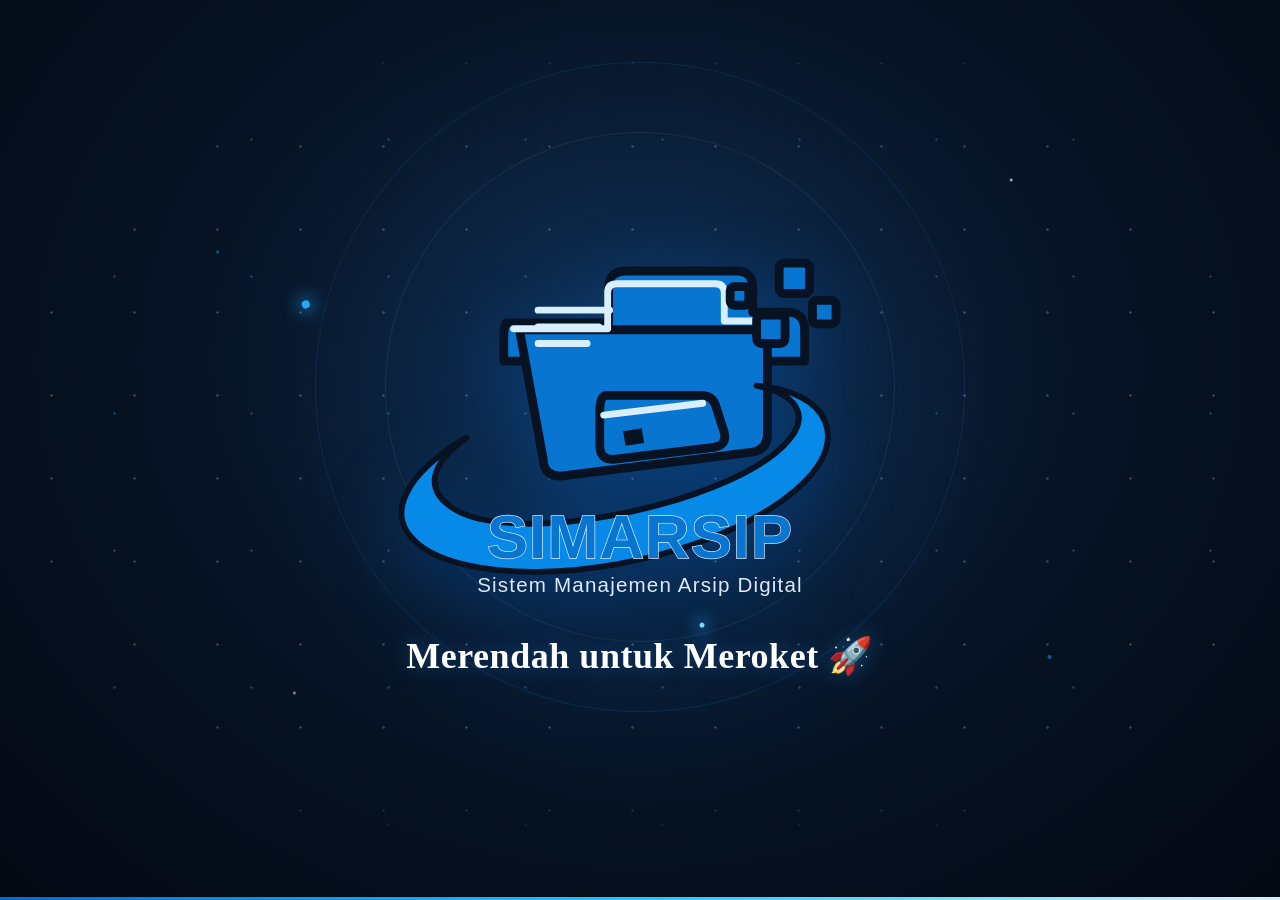
<file: index.html>
<!DOCTYPE html>
<html lang="id">
<head>
  <meta charset="UTF-8">
  <meta name="viewport" content="width=device-width, initial-scale=1.0">
  <title>SIMARSIP — Portal Siswa</title>
  <link rel="stylesheet" href="css/style.css">
  <script src="js/intro.js" defer></script>
</head>
<body class="landing-page">
  <section class="intro-screen" id="introScreen" aria-label="Pembuka SIMARSIP" aria-hidden="false">
    <div class="intro-stars" aria-hidden="true"></div>
    <div class="intro-orbit intro-orbit-one" aria-hidden="true"></div>
    <div class="intro-orbit intro-orbit-two" aria-hidden="true"></div>
    <div class="intro-content">
      <svg class="intro-logo" viewBox="0 0 500 420" width="500" height="420" role="img" aria-label="SIMARSIP — Sistem Manajemen Arsip Digital" xmlns="http://www.w3.org/2000/svg"><g stroke="#071222" stroke-width="9" stroke-linejoin="round"><path fill="#0875d1" d="M114 104h104V68q0-17 18-17h112q17 0 17 17v25h35q18 0 18 18v32H111v-20q0-19 3-19z"/><path fill="#0875d1" d="M127 111h239q14 0 14 15v91q0 17-17 19l-192 24q-19 2-20-18z"/><path fill="#0875d1" d="M216 178h96q13 0 16 13l8 25q3 13-11 15l-100 12q-16 2-16-14v-35q0-16 7-16z"/><path fill="none" stroke="#d9efff" stroke-width="7" d="M121 110h96V73q0-9 10-9h100q9 0 9 10v28h31M146 91h73m-73 17h62m-62 17h50M213 198l101-12" stroke-linecap="round"/><path fill="none" stroke="#071222" stroke-width="15" d="M234 222l19-3"/><path fill="#0789e8" stroke-width="6" d="M73 221c-39 28-42 54-14 72 47 31 188 14 283-29 48-22 76-49 69-70-4-12-19-21-42-26 35 3 62 16 70 37 16 42-41 91-126 122-109 40-242 42-290 2-34-28-14-70 50-108z"/><rect fill="#0875d1" x="392" y="43" width="31" height="31" rx="5"/><rect fill="#0875d1" x="426" y="81" width="24" height="24" rx="4"/><rect fill="#0875d1" x="369" y="96" width="29" height="29" rx="5"/><rect fill="#0875d1" x="342" y="67" width="19" height="19" rx="4"/></g><text x="250" y="344" text-anchor="middle" fill="#0875d1" stroke="#d9efff" stroke-width="1.4" paint-order="stroke" font-family="Arial,sans-serif" font-size="63" font-weight="900" letter-spacing="1">SIMARSIP</text><text x="250" y="379" text-anchor="middle" fill="#dce9f8" font-family="Arial,sans-serif" font-size="21" letter-spacing="1.2">Sistem Manajemen Arsip Digital</text></svg>
      <div class="intro-copy">
        <p class="intro-tagline">Merendah untuk Meroket <span aria-hidden="true">🚀</span></p>
      </div>
    </div>
    <div class="intro-progress" aria-hidden="true"><span></span></div>
  </section>
  <div class="ambient ambient-one"></div>
  <div class="ambient ambient-two"></div>
  <div class="ambient ambient-one"></div>
  <div class="ambient ambient-two"></div>
  <main class="portal portal-student-only">
    <section class="portal-head reveal">
      <div class="brand-orb"><svg class="brand-logo-mark" viewBox="0 0 500 420" width="500" height="420" role="img" aria-label="Logo SIMARSIP" xmlns="http://www.w3.org/2000/svg"><path fill="#0875d1" stroke="#071222" stroke-width="9" d="M114 104h104V68q0-17 18-17h112q17 0 17 17v25h35q18 0 18 18v32H111v-20q0-19 3-19zM127 111h239q14 0 14 15v91q0 17-17 19l-192 24q-19 2-20-18z"/><path fill="none" stroke="#d9efff" stroke-width="8" stroke-linecap="round" d="M121 110h96V73q0-9 10-9h100q9 0 9 10v28h31M146 91h73m-73 17h62m-62 17h50"/><path fill="none" stroke="#0789e8" stroke-width="17" d="M73 221c-39 28-42 54-14 72 47 31 188 14 283-29 48-22 76-49 69-70-4-12-19-21-42-26 35 3 62 16 70 37 16 42-41 91-126 122-109 40-242 42-290 2-34-28-14-70 50-108z"/><text x="250" y="344" text-anchor="middle" fill="#fff" font-family="Arial,sans-serif" font-size="63" font-weight="900">SIMARSIP</text></svg></div>
      <p class="eyebrow">SIMARSIP · Sistem Kearsipan Digital</p>
      <h1>Ruang Belajar<br><span>Arsip Digital</span></h1>
      <p class="portal-quote">“Ada masa lalu yang sulit dilupakan, dan ada sejarah yang tidak boleh dilupakan. Arsip digital hadir bukan untuk mengikat kita pada masa lalu, melainkan menjaga jejaknya agar menjadi pelajaran berharga bagi masa depan.”</p>
      <p class="quote-author">~ Developer ~</p>
    </section>
    <section class="access-grid single-access reveal reveal-delay">
      <article class="access-card siswa featured-card">
        <div class="card-glow"></div>
        <span class="badge">Akses Peserta Didik</span>
        <h2>Portal Siswa</h2>
        <p>Belajar, berlatih mengelola dan meregistrasi arsip, serta mengumpulkan tugas secara digital dengan mudah, cepat, dan terorganisir.</p>
        <a class="btn teal-btn block pulse-ready" href="siswa.html">Masuk ke Ruang Belajar <span>→</span></a>
      </article>
    </section>
  </main>
</body>
</html>
</file>
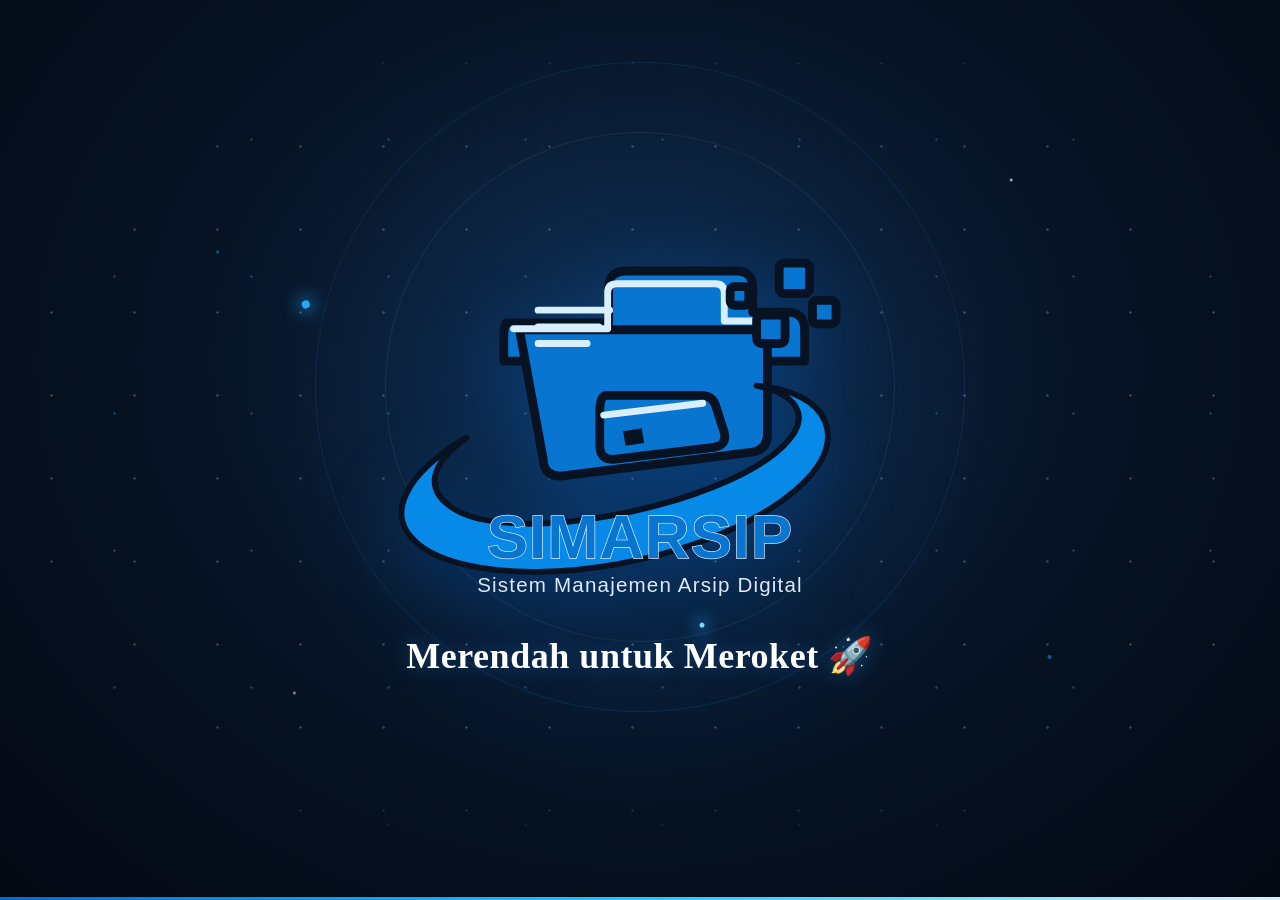
<file: app.html>
<!DOCTYPE html>
<html lang="id">
<head><meta charset="UTF-8"><meta name="viewport" content="width=device-width, initial-scale=1.0"><title>SIMARSIP — Ruang Kerja</title><link rel="stylesheet" href="css/style.css"></head>
<body>
  <div id="app" class="workspace">
    <button id="sidebarToggle" class="sidebar-toggle" type="button" aria-label="Tutup sidebar" aria-expanded="true" aria-controls="appSidebar" title="Tutup sidebar"><span aria-hidden="true">×</span></button>
    <aside id="appSidebar" class="sidebar"><a class="brand" href="index.html"><svg class="sidebar-logo-mark" viewBox="0 0 500 420" width="500" height="420" role="img" aria-label="Logo SIMARSIP" xmlns="http://www.w3.org/2000/svg"><path fill="#0875d1" stroke="#d9efff" stroke-width="12" d="M114 104h104V68q0-17 18-17h112q17 0 17 17v25h35q18 0 18 18v32H111v-20q0-19 3-19zM127 111h239q14 0 14 15v91q0 17-17 19l-192 24q-19 2-20-18z"/><path fill="none" stroke="#d9efff" stroke-width="13" stroke-linecap="round" d="M121 110h96V73q0-9 10-9h100q9 0 9 10v28h31M146 91h73m-73 17h62m-62 17h50"/><path fill="none" stroke="#36c8ff" stroke-width="20" d="M73 221c-39 28-42 54-14 72 47 31 188 14 283-29 48-22 76-49 69-70-4-12-19-21-42-26 35 3 62 16 70 37 16 42-41 91-126 122-109 40-242 42-290 2-34-28-14-70 50-108z"/></svg><span>SIMARSIP</span></a><div id="identity"></div><nav id="navigation"></nav><button id="logout" class="logout">Keluar</button></aside>
    <main class="content" id="content"><section class="panel app-loading"><h1>Memuat SIMARSIP…</h1><p>Menyiapkan sesi dan data aplikasi.</p></section></main>
  </div>
  <script>const sidebarToggle=document.getElementById('sidebarToggle'),workspace=document.getElementById('app');if(window.matchMedia('(max-width:700px)').matches){workspace.classList.add('sidebar-collapsed');sidebarToggle.setAttribute('aria-expanded','false');sidebarToggle.setAttribute('aria-label','Buka sidebar');sidebarToggle.title='Buka sidebar';sidebarToggle.querySelector('span').textContent='☰'}sidebarToggle.addEventListener('click',function(){const collapsed=workspace.classList.toggle('sidebar-collapsed');sidebarToggle.setAttribute('aria-expanded',String(!collapsed));sidebarToggle.setAttribute('aria-label',collapsed?'Buka sidebar':'Tutup sidebar');sidebarToggle.title=collapsed?'Buka sidebar':'Tutup sidebar';sidebarToggle.querySelector('span').textContent=collapsed?'☰':'×'});</script>
  <script>window.addEventListener('error',function(event){const target=document.getElementById('content');if(target&&event.error){target.innerHTML='<section class="panel"><h1>Aplikasi gagal dimuat</h1><p>'+String(event.error.message||event.message||'Terjadi kesalahan JavaScript.')+'</p><button class="btn teal-btn" onclick="location.reload()">Muat Ulang</button></section>'}});window.addEventListener('unhandledrejection',function(event){console.error(event.reason);const target=document.getElementById('content');if(target&&event.reason){target.innerHTML='<section class="panel"><h1>Terjadi kesalahan</h1><p>'+String(event.reason.message||event.reason)+'</p><button class="btn teal-btn" onclick="location.reload()">Muat Ulang</button></section>'}});</script><script src="js/common.js"></script><script src="js/app.js"></script>
</body></html>
</file>
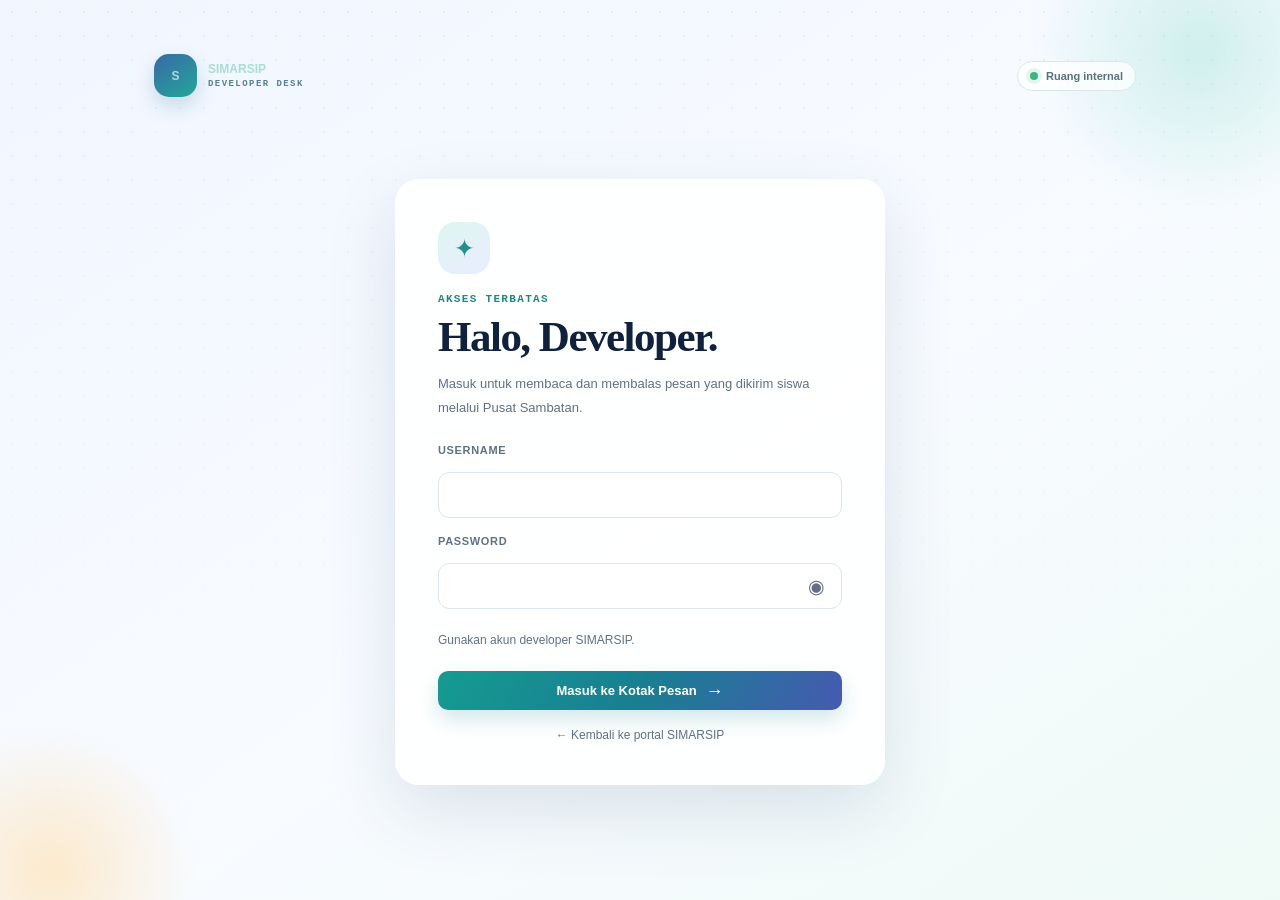
<file: developer.html>
<!DOCTYPE html>
<html lang="id">
<head>
  <meta charset="UTF-8">
  <meta name="viewport" content="width=device-width, initial-scale=1.0">
  <meta name="theme-color" content="#142646">
  <title>SIMARSIP — Developer</title>
  <link rel="stylesheet" href="css/style.css">
</head>
<body class="developer-page">
  <div class="ambient ambient-one" aria-hidden="true"></div>
  <div class="ambient ambient-two" aria-hidden="true"></div>
  <main class="developer-shell">
    <header class="developer-header">
      <a class="brand developer-brand" href="index.html"><span class="developer-brand-mark">S</span><span>SIMARSIP <small>DEVELOPER DESK</small></span></a>
      <span class="developer-status"><i></i> Ruang internal</span>
    </header>
    <section id="developerLogin" class="developer-login-card">
      <span class="developer-login-icon" aria-hidden="true">✦</span>
      <p class="eyebrow">AKSES TERBATAS</p>
      <h1>Halo, Developer.</h1>
      <p class="developer-intro">Masuk untuk membaca dan membalas pesan yang dikirim siswa melalui Pusat Sambatan.</p>
      <form id="developerLoginForm">
        <label for="developerUsername">Username</label>
        <input id="developerUsername" name="username" autocomplete="username" required>
        <label for="developerPassword">Password</label>
        <div class="password-field"><input id="developerPassword" name="password" type="password" autocomplete="current-password" required><button class="password-toggle" type="button" aria-label="Tampilkan password" title="Tampilkan password">◉</button></div>
        <p id="developerLoginMessage" class="message" aria-live="polite">Gunakan akun developer SIMARSIP.</p>
        <button class="btn developer-primary block" type="submit">Masuk ke Kotak Pesan <span>→</span></button>
      </form>
      <a class="back-link" href="index.html">← Kembali ke portal SIMARSIP</a>
    </section>
    <section id="developerInbox" class="developer-inbox" hidden>
      <div class="developer-inbox-head">
        <div><p class="eyebrow">RUANG DEVELOPER</p><h1>Kotak Sambatan</h1><p class="developer-intro">Baca pesan siswa, kenali pengirimnya, lalu kirim balasan yang akan mereka lihat di Pusat Sambatan.</p></div>
        <div class="developer-head-actions"><button id="refreshFeedback" class="btn secondary" type="button">↻ Muat ulang</button><button id="developerLogout" class="btn developer-logout" type="button">Keluar</button></div>
      </div>
      <div id="developerMessageCount" class="developer-message-count" aria-live="polite"></div>
      <div id="developerFeedbackList" class="developer-feedback-list"><div class="developer-empty">Memuat pesan siswa…</div></div>
    </section>
  </main>
  <script src="js/common.js"></script>
  <script src="js/developer.js"></script>
</body>
</html>
</file>
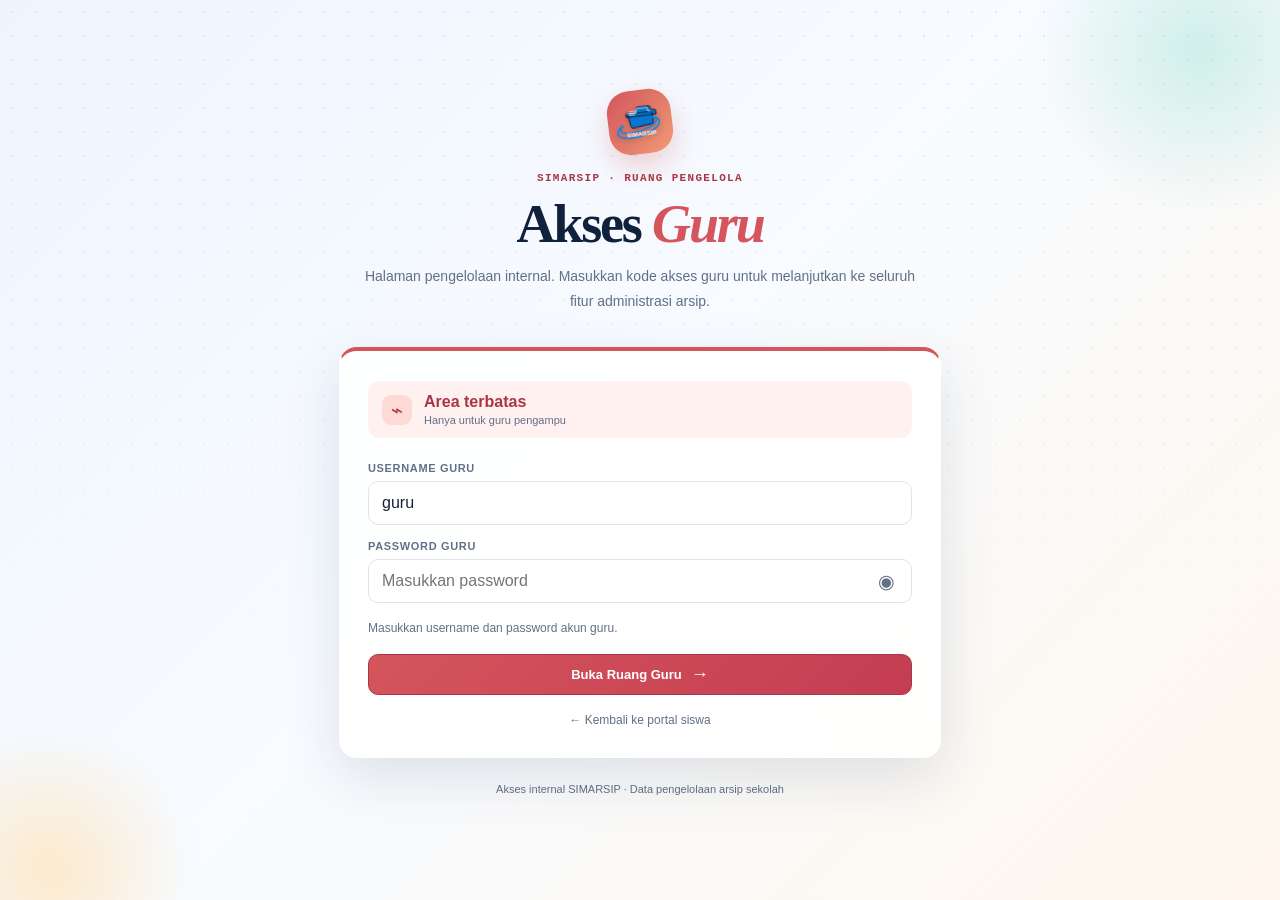
<file: guru.html>
<!DOCTYPE html>
<html lang="id">
<head><meta charset="UTF-8"><meta name="viewport" content="width=device-width, initial-scale=1.0"><title>SIMARSIP — Akses Guru</title><link rel="stylesheet" href="css/style.css"></head>
<body class="landing-page staff-page">
  <div class="ambient ambient-one"></div><div class="ambient ambient-two"></div>
  <main class="portal portal-compact">
    <section class="portal-head reveal">
      <div class="brand-orb staff-orb"><svg class="brand-logo-mark" viewBox="0 0 500 420" width="500" height="420" role="img" aria-label="Logo SIMARSIP" xmlns="http://www.w3.org/2000/svg"><path fill="#0875d1" stroke="#071222" stroke-width="9" d="M114 104h104V68q0-17 18-17h112q17 0 17 17v25h35q18 0 18 18v32H111v-20q0-19 3-19zM127 111h239q14 0 14 15v91q0 17-17 19l-192 24q-19 2-20-18z"/><path fill="none" stroke="#d9efff" stroke-width="8" stroke-linecap="round" d="M121 110h96V73q0-9 10-9h100q9 0 9 10v28h31M146 91h73m-73 17h62m-62 17h50"/><path fill="none" stroke="#0789e8" stroke-width="17" d="M73 221c-39 28-42 54-14 72 47 31 188 14 283-29 48-22 76-49 69-70-4-12-19-21-42-26 35 3 62 16 70 37 16 42-41 91-126 122-109 40-242 42-290 2-34-28-14-70 50-108z"/><text x="250" y="344" text-anchor="middle" fill="#fff" font-family="Arial,sans-serif" font-size="63" font-weight="900">SIMARSIP</text></svg></div>
      <p class="eyebrow staff-eyebrow">SIMARSIP · Ruang Pengelola</p>
      <h1>Akses <span>Guru</span></h1>
      <p>Halaman pengelolaan internal. Masukkan kode akses guru untuk melanjutkan ke seluruh fitur administrasi arsip.</p>
    </section>
    <form class="access-card guru login-card reveal reveal-delay" id="guruLoginForm">
      <div class="secure-heading"><span class="lock-icon">⌁</span><div><b>Area terbatas</b><small>Hanya untuk guru pengampu</small></div></div>
      <label for="guruName">Username Guru</label>
      <input id="guruName" type="text" value="guru" autocomplete="username" required>
      <label for="guruAccess">Password Guru</label>
      <div class="password-field"><input id="guruAccess" type="password" placeholder="Masukkan password" autocomplete="current-password" required><button class="password-toggle" type="button" aria-label="Tampilkan password" title="Tampilkan password">◉</button></div>
      <p id="guruMessage" class="message">Masukkan username dan password akun guru.</p>
      <button class="btn stamp-btn block" type="submit">Buka Ruang Guru <span>→</span></button>
      <a class="back-link" href="index.html">← Kembali ke portal siswa</a>
    </form>
    <p class="footnote">Akses internal SIMARSIP · Data pengelolaan arsip sekolah</p>
  </main>
  <script src="js/common.js"></script><script src="js/guru-login.js"></script>
</body></html>
</file>
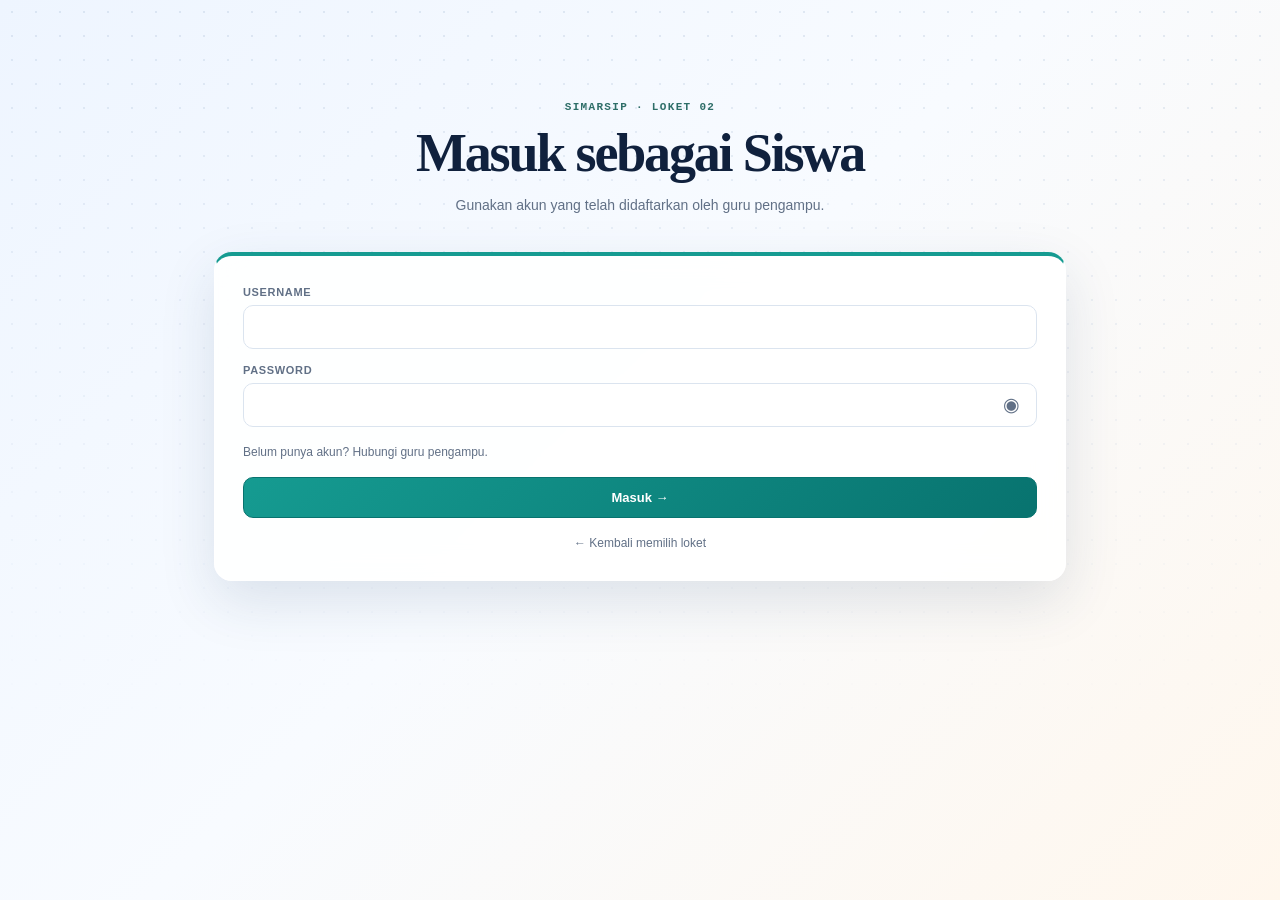
<file: siswa.html>
<!DOCTYPE html>
<html lang="id">
<head><meta charset="UTF-8"><meta name="viewport" content="width=device-width, initial-scale=1.0"><title>SIMARSIP — Portal Siswa</title><link rel="stylesheet" href="css/style.css"></head>
<body>
  <main class="portal">
    <section class="portal-head"><p class="eyebrow" style="color:#2E6E68">SIMARSIP · Loket 02</p><h1>Masuk sebagai Siswa</h1><p>Gunakan akun yang telah didaftarkan oleh guru pengampu.</p></section>
    <form class="access-card siswa" id="siswaLoginForm">
      <label for="username">Username</label><input id="username" type="text" autocomplete="username" required>
      <label for="password">Password</label><div class="password-field"><input id="password" type="password" autocomplete="current-password" required><button class="password-toggle" type="button" aria-label="Tampilkan password" title="Tampilkan password">◉</button></div>
      <p id="loginMessage" class="message">Belum punya akun? Hubungi guru pengampu.</p>
      <button class="btn teal-btn block" type="submit">Masuk →</button>
      <a class="back-link" href="index.html">← Kembali memilih loket</a>
    </form>
  </main>
  <script src="js/common.js"></script><script src="js/siswa-login.js"></script>
</body></html>
</file>
<file: css/style.css>
:root{--ink:#172235;--ink-soft:#617086;--paper:#f4f7fb;--paper-card:rgba(255,255,255,.88);--navy:#203a63;--navy-deep:#10213d;--stamp:#d4555c;--stamp-deep:#a93645;--teal:#159b91;--teal-deep:#08736f;--line:#dbe4ef;--gold:#e0a84e;--shadow:0 20px 55px rgba(32,58,99,.13);--radius:18px}*{box-sizing:border-box}html,body{margin:0;min-height:100%;font-family:Inter,'Segoe UI',Arial,sans-serif;color:var(--ink)}body{background:linear-gradient(135deg,#eef5ff 0%,#f8fbff 48%,#fff7ed 100%);-webkit-font-smoothing:antialiased}body:before{content:'';position:fixed;inset:0;pointer-events:none;opacity:.28;background-image:radial-gradient(#a6bad3 1px,transparent 1px);background-size:24px 24px;mask-image:linear-gradient(to bottom,black,transparent 82%)}h1,h2,h3,h4{font-family:Georgia,serif;color:var(--navy-deep)}button,input,select,textarea{font:inherit}a{color:inherit}.landing-page{overflow-x:hidden}.ambient{position:fixed;z-index:-1;border-radius:50%;filter:blur(8px);opacity:.65;animation:float 10s ease-in-out infinite}.ambient-one{width:340px;height:340px;top:-120px;right:-90px;background:radial-gradient(circle,#b9e9e0,transparent 68%)}.ambient-two{width:300px;height:300px;bottom:-120px;left:-100px;background:radial-gradient(circle,#ffe0b0,transparent 68%);animation-delay:-4s}@keyframes float{50%{transform:translate(18px,24px) scale(1.08)}}.portal{width:min(900px,100%);margin:auto;padding:clamp(35px,8vw,90px) 24px}.portal-compact{max-width:650px}.portal-head{text-align:center;margin-bottom:34px}.brand-orb{width:64px;height:64px;margin:0 auto 18px;border-radius:22px;display:grid;place-items:center;color:white;font:bold 20px Georgia,serif;background:linear-gradient(135deg,var(--teal),#5bd1bf);box-shadow:0 12px 28px rgba(21,155,145,.28);transform:rotate(-7deg)}.brand-logo-mark{display:block;width:49px;height:49px;object-fit:contain;filter:drop-shadow(0 2px 3px rgba(0,0,0,.2))}.staff-orb{background:linear-gradient(135deg,var(--stamp),#f09b75);box-shadow:0 12px 28px rgba(212,85,92,.25)}.eyebrow,.badge{font:700 11px 'Courier New',monospace;letter-spacing:.12em;text-transform:uppercase;color:var(--teal-deep)}.staff-eyebrow,.guru .badge{color:var(--stamp-deep)}.portal-head h1{font-size:clamp(34px,6vw,54px);line-height:1.04;margin:12px 0;color:var(--navy-deep);letter-spacing:-.04em}.portal-head h1 span{color:var(--teal);font-style:italic}.staff-page .portal-head h1 span{color:var(--stamp)}.portal-head p:not(.eyebrow){max-width:560px;margin:0 auto;color:var(--ink-soft);line-height:1.75;font-size:14px}.portal-head p.portal-quote{max-width:720px;margin:22px auto 0;padding:20px 24px;border-left:4px solid var(--teal);border-radius:0 14px 14px 0;background:rgba(255,255,255,.76);box-shadow:0 12px 30px rgba(32,58,99,.08);color:var(--navy-deep);font:italic 17px/1.8 Georgia,serif}.portal-head p.quote-author{margin:10px auto 0;text-align:center;color:var(--teal-deep);font:700 14px/1.4 Georgia,serif;letter-spacing:.08em}.access-grid{display:grid;grid-template-columns:1fr 1fr;gap:22px}.single-access{max-width:570px;margin:auto;grid-template-columns:minmax(0,1fr)}.access-card{position:relative;overflow:hidden;background:var(--paper-card);border:1px solid rgba(255,255,255,.9);border-radius:var(--radius);padding:30px 28px;box-shadow:var(--shadow);backdrop-filter:blur(15px);border-top:4px solid var(--stamp);animation:cardIn .7s ease both}.access-card.siswa{border-top-color:var(--teal)}.card-glow{position:absolute;width:180px;height:180px;right:-75px;top:-75px;border-radius:50%;background:rgba(21,155,145,.14);filter:blur(2px)}@keyframes cardIn{from{opacity:0;transform:translateY(18px)}to{opacity:1;transform:none}}.reveal{animation:cardIn .7s ease both}.reveal-delay{animation-delay:.12s}.access-card h2{font-size:28px;margin:14px 0 8px;position:relative}.access-card p{font-size:14px;line-height:1.7;color:var(--ink-soft);position:relative}.feature-list{margin:20px 0 24px;padding:0;list-style:none;color:var(--ink-soft);font-size:13px;line-height:2}.feature-list li:before{content:'✓';color:var(--teal);font-weight:800;margin-right:9px}.btn{display:inline-flex;align-items:center;justify-content:center;gap:9px;padding:12px 18px;border:1px solid var(--navy-deep);border-radius:10px;background:var(--navy);color:white;text-decoration:none;font-weight:800;font-size:13px;cursor:pointer;transition:transform .2s,box-shadow .2s,background .2s}.btn:hover{transform:translateY(-2px);box-shadow:0 10px 22px rgba(32,58,99,.18)}.btn span{font-size:18px;line-height:0}.stamp-btn{background:linear-gradient(135deg,var(--stamp),#c43d52);border-color:var(--stamp-deep)}.teal-btn{background:linear-gradient(135deg,var(--teal),var(--teal-deep));border-color:var(--teal-deep)}.secondary{background:white;color:var(--navy-deep)}.block{width:100%}.pulse-ready{animation:pulse 2.8s infinite}@keyframes pulse{50%{box-shadow:0 0 0 7px rgba(21,155,145,.1)}}label{display:block;font-size:11px;font-weight:800;text-transform:uppercase;letter-spacing:.06em;color:var(--ink-soft);margin:0 0 7px}.access-card input,.panel input,.panel textarea,.panel select,.search-row input,.search-row select{width:100%;padding:12px 13px;border:1px solid var(--line);border-radius:10px;background:#fff;color:var(--ink);margin-bottom:15px}.access-card input:focus,.panel input:focus,.panel textarea:focus,.panel select:focus{outline:3px solid rgba(21,155,145,.16);border-color:var(--teal)}.message{font-size:12px!important;min-height:auto!important;margin:0 0 15px;color:var(--ink-soft)}.message.error{color:var(--stamp-deep)}.back-link{display:block;text-align:center;margin-top:18px;font-size:12px;color:var(--ink-soft);text-decoration:none}.back-link:hover{color:var(--teal-deep)}.security-note,.footnote{text-align:center;color:var(--ink-soft);font-size:11px;line-height:1.7;margin:22px 0 0}.security-note span{color:var(--gold);margin-right:5px}.secure-heading{display:flex;gap:12px;align-items:center;padding:12px 14px;margin-bottom:24px;border-radius:12px;background:#fff1f0;color:var(--stamp-deep)}.secure-heading b,.secure-heading small{display:block}.secure-heading small{font-size:11px;color:var(--ink-soft);margin-top:3px}.lock-icon{width:30px;height:30px;display:grid;place-items:center;border-radius:9px;background:#ffd9d5;font-size:20px}.workspace{display:flex;min-height:100vh}.sidebar{width:255px;background:linear-gradient(180deg,#10213d,#1d4670);color:#eef8ff;padding:22px 16px;display:flex;flex-direction:column;box-shadow:8px 0 30px rgba(16,33,61,.12)}.brand{display:flex;align-items:center;gap:9px;color:#fff;text-decoration:none;font:700 20px Georgia,serif;margin-bottom:25px;padding:10px}.sidebar-logo-mark{display:block;width:35px;height:35px;object-fit:contain;flex:0 0 auto}.brand span{font:700 12px Arial,sans-serif;margin-left:0;color:#a9dcd8}.role{display:inline-block;color:#ffd277;font-size:11px;text-transform:uppercase;font-weight:800;letter-spacing:.08em}.sidebar p{font-size:13px;line-height:1.5;color:#e6f0fa}.sidebar nav{display:grid;gap:6px;margin-top:20px}.sidebar nav button,.logout{padding:12px 13px;border:0;text-align:left;background:transparent;color:#c8daea;border-radius:10px;cursor:pointer;font:inherit;transition:.2s}.sidebar nav button:hover,.logout:hover{background:rgba(255,255,255,.11);color:white;transform:translateX(3px)}.logout{margin-top:auto;border-top:1px solid rgba(255,255,255,.15);padding-top:17px}.content{flex:1;max-width:1200px;padding:clamp(25px,5vw,55px);min-width:0}.content h1{font-size:34px;margin:8px 0}.lead{color:var(--ink-soft);line-height:1.7}.stats{display:grid;grid-template-columns:repeat(4,1fr);gap:16px;margin-top:28px}.stats div,.panel,.stat-card{background:var(--paper-card);border:1px solid rgba(255,255,255,.9);border-radius:16px;padding:21px;box-shadow:var(--shadow);backdrop-filter:blur(12px)}.panel{margin-top:25px;line-height:1.7}.page-head{display:flex;justify-content:space-between;align-items:flex-end;gap:20px;margin-bottom:24px;flex-wrap:wrap}.page-head .eyebrow{font-size:11px;letter-spacing:.1em;text-transform:uppercase;color:var(--teal-deep);margin-bottom:7px}.page-head h1{font-size:34px;margin:0}.page-head .lead{margin:7px 0 0;max-width:700px}.stat-card .lbl{display:block;font-size:11px;text-transform:uppercase;letter-spacing:.06em;color:var(--ink-soft);font-weight:800}.stat-card .val{display:block;font:700 34px Georgia,serif;color:var(--navy-deep);margin-top:5px}.stat-card .sub{display:block;font-size:11.5px;color:var(--ink-soft);margin-top:3px}.legal-box,.info-box,.teal-box{padding:15px 17px;border-radius:12px;line-height:1.7;font-size:12.8px}.legal-box{background:#fff1e1;border:1px solid #f0c99c;color:#744216}.info-box{background:#eaf2fc;border:1px solid #c8d9ef;color:var(--navy-deep)}.teal-box{background:#e4f7f3;border:1px solid #b8e3dc;color:#176862}.lifecycle{display:flex;gap:22px;flex-wrap:wrap}.lc-stage{flex:1;min-width:200px;background:var(--paper-card);border:1px solid var(--line);border-radius:16px;padding:20px;color:var(--ink-soft)}.lc-stage h4{margin:8px 0;color:var(--navy-deep)}.lc-stage p{font-size:13px;line-height:1.7}.search-row{display:flex;gap:10px;margin-bottom:14px;flex-wrap:wrap}.search-row input,.search-row select{width:auto;flex:1;min-width:160px;margin:0}.quiz-q{margin:18px 0;padding-bottom:16px;border-bottom:1px dashed var(--line)}.quiz-q .q{font-weight:800;color:var(--navy-deep)}.quiz-opt{display:block;padding:11px;border:1px solid var(--line);border-radius:10px;margin:8px 0;background:#fff;cursor:pointer}.quiz-opt:hover{border-color:var(--teal);background:#f0fcfa}.quiz-q button,.panel button:not(.btn),.table-wrap button{padding:7px 10px;border:0;background:transparent;color:var(--stamp-deep);cursor:pointer;font-weight:800}.panel form{display:grid;gap:12px}.panel form textarea{min-height:90px}.data-list{list-style:none;padding:0;margin:20px 0}.data-list li{display:flex;gap:15px;justify-content:space-between;border-bottom:1px dashed var(--line);padding:10px 0;font-size:13px}.data-list span{color:var(--ink-soft);text-align:right}.table-wrap{overflow-x:auto;border:1px solid var(--line);border-radius:12px;background:white}.table-wrap table{width:100%;min-width:820px;border-collapse:collapse;font-size:12.5px}th{background:var(--navy);color:white;text-align:left;padding:11px}td{padding:10px;border-bottom:1px solid var(--line);vertical-align:top}tr:hover td{background:#f5fbff}.pill{display:inline-block;padding:4px 10px;border-radius:20px;font-size:11px;font-weight:800}.pill.aktif{background:#e4f4e9;color:#287348}.pill.inaktif{background:#f1eddf;color:#7a6f4e}.pill.habis{background:#ffe3e2;color:var(--stamp-deep)}.pill.permanen{background:#e2ecfb;color:var(--navy)}.pill.tepat{background:#e4f4e9;color:#287348}.pill.tinjau{background:#fff1e1;color:#8a5a20}.grid{display:grid;gap:16px}.grid-2{grid-template-columns:1fr 1fr}.grid-3{grid-template-columns:repeat(3,1fr)}.grid-4{grid-template-columns:repeat(4,1fr)}.two-col{display:grid;grid-template-columns:1.1fr .9fr;gap:18px}.step-track{display:flex;gap:10px;margin-bottom:20px;flex-wrap:wrap}.step-btn{flex:1;min-width:150px;padding:13px;text-align:left;background:#e9f1fb;border:1px solid var(--line);border-radius:12px;color:var(--ink-soft);font-weight:800;font-size:12.5px;cursor:pointer}.step-btn:hover{background:#dff4f0}.type-switch{display:flex;gap:6px;margin:0 0 22px}.type-btn{position:relative;overflow:hidden;padding:12px 20px;border:1px solid #b7cce3;border-radius:10px;background:linear-gradient(135deg,#edf5ff,#fff);color:var(--navy);font-weight:900;letter-spacing:.02em;cursor:pointer;transition:.25s}.type-btn:after{content:'';position:absolute;inset:-40%;background:radial-gradient(circle,rgba(255,255,255,.85),transparent 35%);transform:translateX(-110%);animation:buttonShine 3s infinite}.type-btn.selected{border-color:var(--teal);color:#fff;background:linear-gradient(135deg,var(--teal),var(--teal-deep));box-shadow:0 0 0 3px rgba(21,155,145,.13),0 0 22px rgba(21,155,145,.42);animation:selectedGlow 1.8s ease-in-out infinite}.type-btn.selected:before{content:'●';color:#d8fff7;margin-right:7px;font-size:9px;vertical-align:2px}@keyframes selectedGlow{50%{box-shadow:0 0 0 5px rgba(21,155,145,.12),0 0 30px rgba(21,155,145,.6)}}@keyframes buttonShine{45%,100%{transform:translateX(110%)}}.archive-fields>div{position:relative;padding:13px;border:1px solid rgba(219,228,239,.8);border-radius:14px;background:rgba(255,255,255,.62);transition:.25s}.archive-fields>div:focus-within{border-color:var(--teal);box-shadow:0 0 0 3px rgba(21,155,145,.1),0 8px 20px rgba(32,58,99,.08);transform:translateY(-2px)}.archive-fields label{font-family:Georgia,serif;font-size:13px;letter-spacing:.01em;color:var(--navy-deep)}.archive-fields input,.archive-fields select,.archive-fields textarea{margin-bottom:0;background:rgba(255,255,255,.9)}.table-wrap{box-shadow:0 14px 35px rgba(32,58,99,.1)}.table-wrap table{min-width:1250px}.table-wrap tbody tr:nth-child(even) td{background:#f8fbff}.table-wrap td:first-child{font-weight:900;color:var(--teal-deep)}.empty-state{text-align:center;padding:44px 20px;color:var(--ink-soft)}.success-stamp{position:fixed;z-index:20;top:50%;left:50%;width:132px;height:132px;display:grid;place-content:center;gap:2px;text-align:center;border:5px double var(--stamp-deep);border-radius:50%;color:var(--stamp-deep);background:rgba(255,245,243,.94);box-shadow:0 10px 30px rgba(169,54,69,.25),inset 0 0 0 4px rgba(212,85,92,.16);opacity:0;transform:translate(-50%,-50%) scale(.35) rotate(-18deg);pointer-events:none}.success-stamp span{font-size:30px;line-height:1}.success-stamp b{font:700 20px Georgia,serif;letter-spacing:.04em;text-transform:uppercase}.success-stamp.show{animation:stampPop 1.8s ease both}@keyframes stampPop{0%{opacity:0;transform:translate(-50%,-50%) scale(.35) rotate(-18deg)}18%{opacity:1;transform:translate(-50%,-50%) scale(1.08) rotate(7deg)}32%{transform:translate(-50%,-50%) scale(1) rotate(-4deg)}78%{opacity:1;transform:translate(-50%,-50%) scale(1) rotate(-4deg)}100%{opacity:0;transform:translate(-50%,-50%) scale(1.18) rotate(-4deg)}}@media(max-width:900px){.stats,.grid-3,.grid-4{grid-template-columns:1fr 1fr}.two-col{grid-template-columns:1fr}}@media(max-width:700px){.access-grid,.grid-2{grid-template-columns:1fr}.workspace{display:block}.sidebar{width:100%;position:relative}.content{padding:25px 16px}.stats{grid-template-columns:1fr 1fr}.page-head h1{font-size:28px}.portal{padding:34px 18px}}@media(max-width:430px){.stats{grid-template-columns:1fr}.access-card{padding:24px 20px}}.csv-import-panel{border-top:3px solid var(--teal)}.csv-import-head{display:flex;justify-content:space-between;align-items:flex-start;gap:16px}.csv-import-head h2{margin:0 0 6px}.csv-import-head p{margin:0;color:var(--ink-soft);font-size:13px}.csv-icon{display:grid;place-items:center;width:48px;height:48px;border-radius:14px;background:linear-gradient(135deg,var(--teal),var(--teal-deep));color:#fff;font:bold 11px 'Courier New',monospace;box-shadow:0 8px 18px rgba(21,155,145,.2)}.csv-actions{display:flex;align-items:center;gap:10px;flex-wrap:wrap;margin-top:16px}.csv-actions input[type=file]{display:none}.file-picker{display:inline-flex;align-items:center;justify-content:center;padding:12px 18px;border-radius:10px;background:linear-gradient(135deg,var(--teal),var(--teal-deep));color:#fff;font-size:13px;font-weight:800;cursor:pointer;transition:transform .2s,box-shadow .2s}.file-picker:hover{transform:translateY(-2px);box-shadow:0 10px 22px rgba(21,155,145,.2)}.csv-preview{margin-top:16px;padding:14px 16px;border:1px dashed var(--line);border-radius:12px;background:#fbfdff;font-size:13px}.csv-preview p{margin:0 0 12px;color:var(--ink-soft)}.csv-error{color:var(--stamp-deep)}.csv-error-list{margin:0 0 14px;padding-left:20px;color:var(--stamp-deep);font-size:12px;line-height:1.7}.csv-preview code,.info-box code{font-family:'Courier New',monospace;font-size:12px}.upload-field{grid-column:1/-1}.drop-zone{display:flex;flex-direction:column;align-items:center;justify-content:center;gap:7px;min-height:155px;padding:22px;border:2px dashed #b7cce3;border-radius:14px;background:linear-gradient(135deg,#f7fbff,#f0fcfa);color:var(--navy-deep);text-align:center;transition:.2s}.drop-zone.drag-over{border-color:var(--teal);background:#e4f7f3;box-shadow:0 0 0 4px rgba(21,155,145,.12)}.drop-zone small{color:var(--ink-soft)}.drop-icon{display:grid;place-items:center;width:36px;height:36px;border-radius:50%;background:#d8f3ee;color:var(--teal-deep);font-size:23px;font-weight:900}.drop-zone .file-picker{padding:9px 16px}.drop-zone input[type=file]{display:none}.drop-zone p{margin:2px 0 0;color:var(--ink-soft);font-size:12px;overflow-wrap:anywhere}.classification-manager{border-top:3px solid var(--teal)}.classification-list{display:grid;gap:12px}.classification-item{display:flex;align-items:center;justify-content:space-between;gap:14px;margin-top:0;padding:16px 18px}.classification-item b{font:700 17px Georgia,serif;color:var(--navy-deep)}.classification-delete{flex:0 0 auto;padding:9px 13px;font-size:12px}.account-tools{display:flex;align-items:center;gap:10px;flex-wrap:wrap;margin:0 0 18px;padding:14px;border:1px solid var(--line);border-radius:14px;background:linear-gradient(135deg,#fbfdff,#f1fbfa)}.account-tool-btn{position:relative;overflow:hidden;width:auto;min-width:0;padding:10px 14px;white-space:nowrap;font-size:12px;box-shadow:0 5px 14px rgba(32,58,99,.1)}.account-tool-btn:after{content:'';position:absolute;top:-80%;left:-55%;width:35%;height:260%;background:rgba(255,255,255,.5);transform:rotate(25deg);animation:accountLight 3.2s ease-in-out infinite;pointer-events:none}.account-tool-btn:hover{box-shadow:0 0 0 3px rgba(21,155,145,.12),0 10px 22px rgba(21,155,145,.2)}.bulk-delete-btn{animation:deleteGlow 1.8s ease-in-out infinite}.account-tools .message{flex:1;margin:0 0 0 4px!important}.account-panel .table-wrap th:first-child,.account-panel .table-wrap td:first-child{width:58px;min-width:58px;text-align:center;padding-left:8px;padding-right:8px}.account-panel .table-wrap input[type=checkbox]{width:16px;height:16px;margin:0;accent-color:var(--teal);cursor:pointer}.account-panel .account-select{visibility:hidden;opacity:0;transform:scale(.7);transition:.2s}.account-selection-mode .account-panel .account-select{visibility:visible;opacity:1;transform:scale(1)}.account-selection-mode .account-check-head:after{content:'✓';display:inline-block;margin-left:5px;color:var(--teal)}@keyframes accountLight{0%,35%{left:-55%;opacity:0}50%{opacity:1}70%,100%{left:125%;opacity:0}}@keyframes deleteGlow{50%{box-shadow:0 0 0 4px rgba(212,85,92,.12),0 0 20px rgba(212,85,92,.3)}}.task-class-picker{display:flex;flex-wrap:wrap;gap:10px 16px;margin:0;padding:16px;border:1px solid var(--line);border-radius:12px;background:#f8fbff}.task-class-picker legend{padding:0 7px;color:var(--navy-deep);font:700 14px Georgia,serif}.task-class-option{display:inline-flex;align-items:center;gap:7px;margin:0;padding:8px 11px;border:1px solid var(--line);border-radius:9px;background:#fff;color:var(--ink);font-size:12px;text-transform:none;letter-spacing:0;cursor:pointer}.task-class-option input[type=checkbox]{width:16px;height:16px;margin:0;accent-color:var(--teal)}.task-no-classes{width:100%;margin:0;color:var(--stamp-deep);font-size:12px}.task-upload-field{margin-top:2px}.task-attachment{padding:10px 12px;border-radius:10px;background:#eaf7f4}.task-attachment a{color:var(--teal-deep);font-weight:800}.student-task-picker{margin:0 0 18px;padding:16px;border:1px solid #b8e3dc;border-radius:14px;background:linear-gradient(135deg,#eaf7f4,#fff)}.student-task-picker>.btn{margin-bottom:0}.student-task-select{margin-top:14px}.student-task-select select{width:min(100%,560px);padding:12px 13px;border:1px solid var(--line);border-radius:10px;background:#fff;color:var(--ink)}.student-task-select p{margin:8px 0 0;color:var(--ink-soft);font-size:12px}.password-field{position:relative;display:flex;width:100%;margin-bottom:15px}.password-field input{width:100%;margin-bottom:0!important;padding-right:48px!important}.password-toggle{position:absolute;top:50%;right:9px;transform:translateY(-50%);display:grid;place-items:center;width:34px;height:34px;padding:0!important;border:0;border-radius:8px;background:transparent;color:var(--ink-soft);font-size:19px;cursor:pointer}.password-toggle:hover{background:#eaf2fc;color:var(--teal-deep)}.password-toggle:focus-visible{outline:3px solid rgba(21,155,145,.25)}.archive-actions{display:flex;align-items:center;gap:5px;white-space:nowrap}.archive-actions .archive-action{display:inline-flex;align-items:center;justify-content:center;padding:6px 9px;border:1px solid var(--line);border-radius:8px;background:#fff;color:var(--navy-deep);font-size:11px;font-weight:800;text-decoration:none;cursor:pointer}.archive-actions .archive-action:hover{border-color:var(--teal);background:#eaf7f4;color:var(--teal-deep)}.archive-actions .archive-action.danger{color:var(--stamp-deep)}.archive-actions .archive-action.danger:hover{border-color:#efb9bd;background:#fff1f0}.review-panel select{max-width:420px;margin-bottom:0}.review-class-controls{display:flex;align-items:center;gap:10px;flex-wrap:wrap}.review-class-controls select{flex:1;min-width:220px}.review-class-controls .btn{flex:0 0 auto}

/* Animated first-visit opening screen */
.intro-screen{position:fixed;z-index:1000;inset:0;display:grid;place-items:center;overflow:hidden;padding:32px 20px;background:radial-gradient(ellipse at 50% 40%,#102b4d 0%,#071426 48%,#030812 100%);color:#f3f8ff;opacity:1;visibility:visible;transition:opacity .8s ease,visibility .8s ease}
.intro-screen:before,.intro-screen:after{content:'';position:absolute;border-radius:50%;pointer-events:none}
.intro-screen:before{width:min(75vw,760px);aspect-ratio:1;background:radial-gradient(circle,rgba(0,117,222,.15),rgba(0,117,222,0) 68%);animation:introBreathe 4s ease-in-out infinite}
.intro-screen:after{inset:0;opacity:.23;background-image:radial-gradient(#b9dfff 1px,transparent 1.5px),radial-gradient(#62baff 1px,transparent 1.5px);background-size:83px 83px,137px 137px;background-position:10px 22px,46px 71px;mask-image:linear-gradient(transparent,#000 18%,#000 80%,transparent);animation:introStars 20s linear infinite}
.intro-screen.intro-hidden{opacity:0;visibility:hidden;pointer-events:none}
.intro-stars{position:absolute;inset:0;pointer-events:none;background:radial-gradient(circle at 17% 28%,rgba(24,156,255,.45) 0 1px,transparent 2px),radial-gradient(circle at 79% 20%,rgba(255,255,255,.6) 0 1px,transparent 2px),radial-gradient(circle at 82% 73%,rgba(24,156,255,.5) 0 1.5px,transparent 2.5px),radial-gradient(circle at 23% 77%,rgba(255,255,255,.45) 0 1px,transparent 2px);animation:introTwinkle 2.8s ease-in-out infinite alternate}
.intro-orbit{position:absolute;left:50%;top:43%;width:min(82vw,650px);height:min(82vw,650px);border:1px solid rgba(34,156,255,.12);border-radius:50%;transform:translate(-50%,-50%) rotate(-25deg);pointer-events:none}
.intro-orbit:after{content:'';position:absolute;top:16%;left:8%;width:8px;height:8px;border-radius:50%;background:#21a8ff;box-shadow:0 0 16px 5px rgba(33,168,255,.45)}
.intro-orbit-one{animation:introRotate 18s linear infinite}
.intro-orbit-two{width:min(65vw,510px);height:min(65vw,510px);transform:translate(-50%,-50%) rotate(38deg);border-color:rgba(255,255,255,.07);animation:introRotate 25s linear infinite reverse}
.intro-orbit-two:after{top:auto;left:auto;right:11%;bottom:20%;width:5px;height:5px;background:#8dd6ff}
.intro-content{position:relative;z-index:1;display:flex;flex-direction:column;align-items:center;width:min(100%,570px);text-align:center;animation:introContentIn 1.2s cubic-bezier(.2,.8,.2,1) both}
.intro-logo{display:block;width:min(88vw,490px);height:auto;overflow:visible;filter:drop-shadow(0 18px 35px rgba(0,102,211,.28));animation:introLogoFloat 4s ease-in-out 1.2s infinite}
.intro-mark{transform-box:fill-box;transform-origin:center;animation:introMarkIn 1.5s cubic-bezier(.16,1,.3,1) both}
.intro-copy{margin-top:2px}
.intro-tagline{margin:0;color:#fff;font:800 clamp(23px,5vw,36px)/1.25 Georgia,serif;letter-spacing:.015em;text-shadow:0 0 22px rgba(44,160,255,.36);animation:introTextIn .8s .8s both}
.intro-tagline span{display:inline-block;transform-origin:50% 90%;animation:introRocket 1.3s 1.8s ease-in-out infinite}
.intro-byline{margin:12px 0 0;color:#9dcdf7;font:600 15px/1.4 Georgia,serif;letter-spacing:.2em;animation:introTextIn .8s 1.05s both}
.intro-skip{position:absolute;z-index:2;right:clamp(18px,5vw,48px);bottom:clamp(22px,5vh,46px);padding:10px 15px;border:1px solid rgba(186,221,255,.25);border-radius:30px;background:rgba(255,255,255,.06);color:#dcecff;font-size:12px;letter-spacing:.04em;cursor:pointer;backdrop-filter:blur(12px);transition:background .2s,border-color .2s,transform .2s}
.intro-skip:hover{transform:translateX(3px);border-color:rgba(112,194,255,.7);background:rgba(29,139,225,.18)}
.intro-skip span{margin-left:6px;color:#45b4ff}
.intro-progress{position:absolute;bottom:0;left:0;width:100%;height:3px;background:rgba(255,255,255,.08)}
.intro-progress span{display:block;width:100%;height:100%;transform-origin:left;background:linear-gradient(90deg,#0969cc,#27c4fa,#d2f3ff);animation:introProgress 5.6s linear both}
@keyframes introContentIn{from{opacity:0;transform:translateY(28px) scale(.97);filter:blur(8px)}to{opacity:1;transform:none;filter:blur(0)}}
@keyframes introMarkIn{0%{opacity:0;transform:translateY(25px) scale(.75) rotate(-8deg)}65%{opacity:1;transform:translateY(-5px) scale(1.035) rotate(2deg)}100%{transform:none}}
@keyframes introLogoFloat{50%{transform:translateY(-7px)}}
@keyframes introTextIn{from{opacity:0;transform:translateY(16px);filter:blur(5px)}to{opacity:1;transform:none;filter:blur(0)}}
@keyframes introRocket{0%,100%{transform:translateY(0) rotate(0)}45%{transform:translateY(-7px) rotate(-9deg)}70%{transform:translateY(1px) rotate(4deg)}}
@keyframes introProgress{from{transform:scaleX(0)}to{transform:scaleX(1)}}
@keyframes introBreathe{50%{transform:scale(1.16);opacity:.65}}
@keyframes introStars{to{background-position:93px 106px,129px 154px}}
@keyframes introTwinkle{to{opacity:.45;transform:scale(1.04)}}
@keyframes introRotate{from{transform:translate(-50%,-50%) rotate(-25deg)}to{transform:translate(-50%,-50%) rotate(335deg)}}
@media(max-width:520px){.intro-screen{padding:24px 16px}.intro-logo{width:min(96vw,430px)}.intro-copy{margin-top:0}.intro-byline{margin-top:9px}.intro-orbit{width:96vw;height:96vw}.intro-orbit-two{width:76vw;height:76vw}}
.archive-loading{position:fixed;z-index:2000;inset:0;display:grid;place-items:center;padding:20px;background:rgba(10,25,45,.58);backdrop-filter:blur(5px)}.archive-loading-card{display:flex;flex-direction:column;align-items:center;gap:14px;width:min(100%,420px);padding:30px 24px;border:1px solid rgba(255,255,255,.85);border-radius:18px;background:#fff;text-align:center;box-shadow:0 24px 70px rgba(0,0,0,.24);color:var(--navy-deep)}.archive-loading-card b{font:700 19px/1.45 Georgia,serif}.archive-loading-card small{color:var(--ink-soft);font-size:12px}.archive-loading-spinner{width:42px;height:42px;border:4px solid #dcebe9;border-top-color:var(--teal);border-radius:50%;animation:archiveSpin .8s linear infinite}@keyframes archiveSpin{to{transform:rotate(360deg)}}
@media(prefers-reduced-motion:reduce){.archive-loading-spinner{animation-duration:1.8s}}
@media(prefers-reduced-motion:reduce){.intro-screen:after,.intro-stars,.intro-orbit-one,.intro-orbit-two,.intro-screen:before,.intro-content,.intro-mark,.intro-logo,.intro-tagline span,.intro-tagline,.intro-byline,.intro-progress span{animation-duration:.01ms!important;animation-iteration-count:1!important;scroll-behavior:auto!important}}

.sidebar-toggle{position:fixed;z-index:50;top:14px;left:267px;width:42px;height:42px;display:grid;place-items:center;border:1px solid rgba(255,255,255,.35);border-radius:12px;background:var(--navy);color:#fff;font-size:24px;line-height:1;cursor:pointer;box-shadow:0 5px 16px rgba(16,33,61,.2);transition:left .25s,background .2s,transform .2s}.sidebar-toggle:hover{background:var(--teal-deep);transform:translateY(-1px)}.sidebar-toggle:focus-visible{outline:3px solid rgba(21,155,145,.45);outline-offset:3px}.workspace.sidebar-collapsed .sidebar{display:none}.workspace.sidebar-collapsed .sidebar-toggle{left:14px}.workspace.sidebar-collapsed .content{padding-top:70px}
@media(max-width:700px){.sidebar-toggle{left:auto;right:14px;top:14px}.workspace.sidebar-collapsed .sidebar-toggle{left:auto;right:14px}.workspace.sidebar-collapsed .content{padding-top:70px}}

/* Pusat Sambatan */
.feedback-hero{position:relative;isolation:isolate;overflow:hidden;margin:20px 0 24px;padding:clamp(28px,5vw,48px);border:1px solid rgba(255,255,255,.8);border-radius:24px;background:linear-gradient(125deg,#183c68 0%,#286e83 52%,#35aa9e 100%);color:#f4ffff;box-shadow:0 22px 50px rgba(24,76,104,.22);animation:feedbackRise .7s cubic-bezier(.2,.8,.2,1) both}
.feedback-hero:before,.feedback-hero:after{content:'';position:absolute;z-index:-1;border-radius:50%;pointer-events:none}
.feedback-hero:before{width:320px;height:320px;right:-65px;top:-165px;background:radial-gradient(circle,rgba(255,255,255,.24),transparent 68%);animation:feedbackFloat 7s ease-in-out infinite}
.feedback-hero:after{width:220px;height:220px;right:17%;bottom:-175px;border:1px solid rgba(255,255,255,.2);box-shadow:0 0 0 24px rgba(255,255,255,.035),0 0 0 50px rgba(255,255,255,.025);animation:feedbackFloat 9s ease-in-out -2s infinite}
.feedback-hero-icon{display:grid;place-items:center;width:54px;height:54px;margin-bottom:20px;border:1px solid rgba(255,255,255,.35);border-radius:17px;background:rgba(255,255,255,.14);font-size:26px;backdrop-filter:blur(8px);animation:feedbackBob 3s ease-in-out infinite}
.feedback-kicker,.developer-label{font:800 10px 'Courier New',monospace;letter-spacing:.16em}
.feedback-kicker{margin:0 0 10px;color:#bdf9ef}
.feedback-hero h2{margin:0 0 14px;color:#fff;font:700 clamp(32px,5vw,48px)/1.1 Georgia,serif;letter-spacing:-.035em}
.feedback-hero h2 em{color:#bdf9ef;font-weight:400}
.feedback-hero>p:not(.feedback-kicker){max-width:750px;margin:0;color:rgba(244,255,255,.88);font-size:14px;line-height:1.9}
.feedback-sparkle,.feedback-decoration{position:absolute;color:#d8fff7;text-shadow:0 0 18px rgba(255,255,255,.7);animation:feedbackTwinkle 2.5s ease-in-out infinite}
.feedback-sparkle{top:27px;right:34px;font-size:28px}.feedback-decoration{right:23%;bottom:22px;font-size:31px;animation-delay:-1s}
.feedback-compose{position:relative;border-top:3px solid #57cbb6;padding:clamp(20px,4vw,30px)}
.feedback-section-title{display:flex;align-items:center;gap:13px;margin-bottom:20px}
.feedback-section-title>span{display:grid;place-items:center;flex:0 0 38px;height:38px;border-radius:13px;background:linear-gradient(145deg,#ddf8f1,#eef1ff);color:#167d79;font:800 12px 'Courier New',monospace}
.feedback-section-title h2{margin:0;color:var(--navy-deep);font:700 23px Georgia,serif}
.feedback-section-title p{margin:4px 0 0;color:var(--ink-soft);font-size:12px}
.feedback-compose form{gap:10px!important}.feedback-compose form label{font-size:11px}
.feedback-compose textarea{min-height:160px!important;resize:vertical;padding:16px!important;border:1px solid #cce6e1!important;border-radius:15px!important;background:linear-gradient(145deg,#fbfffe,#f8fbff)!important;line-height:1.75;transition:border-color .2s,box-shadow .2s,transform .2s}
.feedback-compose textarea:focus{border-color:#48bba7!important;box-shadow:0 0 0 4px rgba(72,187,167,.13),0 12px 28px rgba(32,58,99,.07)!important;transform:translateY(-1px)}
.feedback-form-footer{display:flex;justify-content:space-between;align-items:center;gap:14px;flex-wrap:wrap}
.feedback-form-footer small{color:var(--ink-soft);font-size:11px}
.feedback-send-btn{border:0;background:linear-gradient(120deg,#159b91,#147b87,#465ab1);background-size:180% 180%;box-shadow:0 9px 20px rgba(21,130,137,.22);animation:feedbackGradient 5s ease infinite}
.feedback-send-btn:hover{box-shadow:0 12px 26px rgba(21,130,137,.32)}
.feedback-send-btn span{font-size:17px;transition:transform .2s}.feedback-send-btn:hover span{transform:translate(3px,-3px)}
.feedback-replies{margin-top:30px}.feedback-replies>.feedback-section-title{margin-bottom:15px}
.developer-note{display:flex;gap:15px;align-items:flex-start;padding:21px;border:1px solid #d9e6fb;border-radius:17px;background:linear-gradient(125deg,#fff 0%,#f2f7ff 58%,#f0fffa 100%);box-shadow:0 13px 30px rgba(32,58,99,.09);animation:feedbackRise .65s .12s both}
.developer-note.has-reply{border-color:#b7e6da;background:linear-gradient(125deg,#f8fffd,#f0f7ff)}
.developer-avatar{display:grid;place-items:center;flex:0 0 42px;height:42px;border-radius:14px;background:linear-gradient(145deg,#4bbda8,#5267bf);color:white;font-size:20px;box-shadow:0 7px 16px rgba(55,141,157,.22)}
.developer-label{color:#267c79;font-size:9px}.developer-note p{margin:8px 0 0;color:#344964;font-size:13px;line-height:1.8}.developer-note small{display:block;margin-top:10px;color:var(--ink-soft);font-size:10px}
.feedback-history{margin-top:26px}.feedback-history h3{display:flex;align-items:center;gap:9px;font:700 17px Georgia,serif;color:var(--navy-deep)}.feedback-history h3 span{display:grid;place-items:center;min-width:23px;height:23px;padding:0 6px;border-radius:12px;background:#e2f5f0;color:#167d79;font:800 11px Arial,sans-serif}
.feedback-message-card{margin-top:10px;padding:15px 17px;border:1px solid var(--line);border-radius:13px;background:rgba(255,255,255,.8);animation:feedbackRise .5s both}.feedback-message-card p{margin:0;color:#344964;font-size:13px;line-height:1.7;white-space:pre-wrap;overflow-wrap:anywhere}.feedback-message-card small{display:block;margin-top:8px;color:var(--ink-soft);font-size:10px}
@keyframes feedbackRise{from{opacity:0;transform:translateY(14px)}to{opacity:1;transform:translateY(0)}}
@keyframes feedbackBob{50%{transform:translateY(-5px) rotate(4deg)}}
@keyframes feedbackFloat{50%{transform:translate(-12px,12px) scale(1.08)}}
@keyframes feedbackTwinkle{50%{opacity:.45;transform:scale(.85) rotate(20deg)}}
@keyframes feedbackGradient{0%,100%{background-position:0% 50%}50%{background-position:100% 50%}}
@media(max-width:600px){.feedback-hero{padding:26px 22px;border-radius:19px}.feedback-form-footer{align-items:stretch}.feedback-send-btn{width:100%}.feedback-section-title h2{font-size:20px}}
@media(prefers-reduced-motion:reduce){.feedback-hero,.feedback-hero:before,.feedback-hero:after,.feedback-hero-icon,.feedback-sparkle,.feedback-decoration,.feedback-send-btn,.developer-note,.feedback-message-card{animation:none!important;transition:none!important}}

/* Responsive workspace, content-sized tables, and subtle page transitions */
.content{width:100%;overflow-x:hidden}
.content>*{animation:workspaceEnter .32s ease both}
@keyframes workspaceEnter{from{opacity:.85;transform:translateY(5px)}to{opacity:1;transform:translateY(0)}}
.table-wrap table{width:max-content;min-width:0;table-layout:auto}
.table-wrap th,.table-wrap td{max-width:240px;white-space:normal;overflow-wrap:anywhere;line-height:1.55}
.table-wrap .table-dense{min-width:0}
.table-wrap .table-dense th,.table-wrap .table-dense td{max-width:175px}
.table-wrap .table-dense th:first-child,.table-wrap .table-dense td:first-child{max-width:54px}
.table-wrap .table-dense th:last-child,.table-wrap .table-dense td:last-child{max-width:210px}
.table-wrap .table-dense td:last-child{white-space:normal}
.table-wrap button{white-space:nowrap}
button:focus-visible,a:focus-visible{outline:3px solid rgba(21,155,145,.38);outline-offset:3px}
@media(max-width:900px){.content{padding:28px 22px}.sidebar{flex:0 0 235px}.stats{gap:12px}.stats div,.panel,.stat-card{padding:18px}}
@media(max-width:700px){
  .workspace{display:block;min-height:100vh}
  .sidebar{width:min(290px,86vw);height:100dvh;position:fixed;inset:0 auto 0 0;z-index:40;overflow-y:auto;box-shadow:18px 0 50px rgba(16,33,61,.27)}
  .workspace:not(.sidebar-collapsed):before{content:'';position:fixed;z-index:35;inset:0;background:rgba(10,24,43,.42);backdrop-filter:blur(2px)}
  .workspace.sidebar-collapsed .sidebar{display:none}
  .sidebar-toggle{z-index:50}
  .content{padding:76px 16px 28px;max-width:none}
  .workspace.sidebar-collapsed .content{padding-top:76px}
  .page-head{align-items:flex-start;gap:14px}
  .page-head h1,.content h1{font-size:clamp(25px,7vw,32px);overflow-wrap:anywhere}
  .lead{font-size:14px}
  .stats{grid-template-columns:repeat(2,minmax(0,1fr));gap:10px}
  .stats div,.panel,.stat-card{padding:16px;border-radius:14px}
  .stat-card .val{font-size:29px}
  .grid-2,.grid-3,.grid-4,.two-col{grid-template-columns:minmax(0,1fr)}
  .search-row>*{min-width:calc(50% - 6px)!important;flex:1}
  .type-switch{flex-wrap:wrap}
  .type-btn{flex:1 1 145px;padding:11px 12px}
  .table-wrap{max-width:100%;overscroll-behavior-x:contain;-webkit-overflow-scrolling:touch}
  .table-wrap table:not(.table-dense){min-width:0}
   .table-wrap .table-dense{min-width:0}
  .table-wrap th,.table-wrap td{padding:9px 8px;font-size:11.5px}
  .classification-item,.account-tools{align-items:flex-start}
  .review-class-controls{align-items:stretch}
  .review-class-controls select,.review-class-controls .btn{width:100%;min-width:100%}
  .archive-fields>div{padding:11px}
  .task-class-picker{gap:7px}
}
@media(max-width:430px){
  .content{padding-right:12px;padding-left:12px}
  .stats{grid-template-columns:1fr 1fr}
  .stat-card .lbl{font-size:10px}
  .stat-card .sub{font-size:10px}
  .search-row>*{min-width:100%!important}
  .classification-item{flex-direction:column}
  .classification-delete{width:100%}
  .page-head>.btn{width:100%}
}
@media(prefers-reduced-motion:reduce){.content>*{animation:none!important;scroll-behavior:auto!important}}

/* Developer inbox */
.developer-page{min-height:100vh;background:linear-gradient(145deg,#f1f6ff 0%,#f8fbff 55%,#effaf7 100%);overflow-x:hidden}
.developer-page:before{opacity:.18}
.developer-shell{position:relative;width:min(1060px,100%);margin:auto;padding:clamp(18px,4vw,44px) clamp(14px,4vw,34px) 60px}
.developer-header{display:flex;align-items:center;justify-content:space-between;gap:16px;margin-bottom:clamp(32px,7vw,72px)}
.developer-brand{gap:11px;margin:0;color:var(--navy-deep);font-size:17px}
.developer-brand span:last-child{display:grid;gap:3px}
.developer-brand small{color:#55818f;font:800 9px 'Courier New',monospace;letter-spacing:.16em}
.developer-brand-mark{display:grid;place-items:center;width:43px;height:43px;border-radius:15px;background:linear-gradient(145deg,#3869a6,#23a79a);color:#fff;font:800 23px Georgia,serif;box-shadow:0 9px 20px rgba(41,114,143,.22)}
.developer-status{display:flex;align-items:center;gap:8px;padding:8px 12px;border:1px solid #d9e8e7;border-radius:30px;background:rgba(255,255,255,.72);color:#57727c;font-size:11px;font-weight:700}
.developer-status i{width:8px;height:8px;border-radius:50%;background:#39b981;box-shadow:0 0 0 4px rgba(57,185,129,.12)}
.developer-login-card{width:min(100%,490px);margin:0 auto;padding:clamp(24px,5vw,42px);border:1px solid rgba(255,255,255,.9);border-radius:24px;background:rgba(255,255,255,.88);box-shadow:0 25px 70px rgba(31,65,101,.13);animation:feedbackRise .55s ease both}
.developer-login-icon{display:grid;place-items:center;width:52px;height:52px;margin-bottom:19px;border-radius:17px;background:linear-gradient(145deg,#dff6f1,#e9edff);color:#258f8a;font-size:25px;animation:feedbackBob 3.6s ease-in-out infinite}
.developer-login-card .eyebrow,.developer-inbox .eyebrow{margin:0 0 8px;color:#25867f}
.developer-login-card h1,.developer-inbox-head h1{margin:0;color:var(--navy-deep);font:700 clamp(31px,6vw,43px)/1.1 Georgia,serif;letter-spacing:-.035em}
.developer-intro{margin:12px 0 25px;color:var(--ink-soft);font-size:13px;line-height:1.8}
.developer-login-card form{display:grid;gap:9px}
.developer-login-card input{width:100%;margin:0 0 8px;padding:13px 14px;border:1px solid var(--line);border-radius:11px;background:#fff;color:var(--ink)}
.developer-login-card input:focus{outline:3px solid rgba(21,155,145,.16);border-color:var(--teal)}
.developer-primary{background:linear-gradient(120deg,#159b91,#187f91,#465ab1);border:0;box-shadow:0 9px 20px rgba(21,130,137,.19)}
.developer-inbox[hidden],.developer-login-card[hidden]{display:none!important}
.developer-inbox{animation:feedbackRise .45s ease both}
.developer-inbox-head{display:flex;justify-content:space-between;align-items:flex-end;gap:22px;flex-wrap:wrap;margin-bottom:24px}
.developer-inbox-head .developer-intro{max-width:610px;margin-bottom:0}
.developer-head-actions{display:flex;gap:9px;flex-wrap:wrap}
.developer-logout{background:#fff;color:var(--stamp-deep);border-color:#efc9cc}
.developer-message-count{display:flex;align-items:center;gap:8px;margin:18px 0 13px;color:var(--ink-soft);font-size:12px;font-weight:700}
.developer-message-count span{display:grid;place-items:center;min-width:27px;height:27px;padding:0 7px;border-radius:10px;background:#e0f5f0;color:#197b76;font-size:12px}
.developer-feedback-list{display:grid;gap:15px}
.developer-feedback-card{padding:clamp(16px,3vw,23px);border:1px solid rgba(255,255,255,.9);border-left:4px solid #e9b45f;border-radius:17px;background:rgba(255,255,255,.91);box-shadow:0 12px 32px rgba(32,58,99,.08);animation:feedbackRise .4s calc(var(--card-order,0)*35ms) both}
.developer-feedback-card.is-replied{border-left-color:#4bb99f}
.developer-student-meta{display:flex;align-items:center;gap:12px;min-width:0}
.developer-student-avatar{display:grid;place-items:center;flex:0 0 42px;height:42px;border-radius:14px;background:linear-gradient(145deg,#dff5ef,#e8edff);color:#267d81;font:800 16px Georgia,serif}
.developer-student-meta h2{margin:0;color:var(--navy-deep);font:700 17px Georgia,serif;overflow-wrap:anywhere}
.developer-student-meta p{margin:3px 0 0;color:var(--ink-soft);font-size:11px;overflow-wrap:anywhere}
.developer-student-meta p span{padding:0 3px;color:#a5b4c2}
.developer-reply-status{margin-left:auto;flex:0 0 auto;padding:6px 9px;border-radius:20px;background:#fff4dd;color:#8a6325;font-size:10px;font-weight:800}
.is-replied .developer-reply-status{background:#e4f6ef;color:#277b5a}
.developer-student-message,.developer-existing-reply{margin-top:17px;padding:15px;border-radius:13px;background:#f5f8fc}
.developer-student-message>span,.developer-existing-reply>span{color:#47747e;font:800 9px 'Courier New',monospace;letter-spacing:.12em}
.developer-student-message p,.developer-existing-reply p{margin:8px 0;color:#334a63;font-size:13px;line-height:1.8;white-space:pre-wrap;overflow-wrap:anywhere}
.developer-student-message small,.developer-existing-reply small{color:var(--ink-soft);font-size:10px}
.developer-existing-reply{border:1px solid #d7eee7;background:#f2fbf8}
.developer-reply-form{display:grid;gap:8px;margin-top:17px}
.developer-reply-form label{margin:0}
.developer-reply-form textarea{width:100%;min-height:100px;resize:vertical;padding:12px 14px;border:1px solid var(--line);border-radius:11px;background:#fff;line-height:1.7}
.developer-reply-form textarea:focus{outline:3px solid rgba(21,155,145,.14);border-color:var(--teal)}
.developer-reply-footer{display:flex;justify-content:space-between;align-items:center;gap:10px;flex-wrap:wrap}
.developer-reply-footer small{color:var(--ink-soft);font-size:10px}
.developer-empty{padding:36px 20px;border:1px dashed #cbdce5;border-radius:16px;background:rgba(255,255,255,.62);color:var(--ink-soft);text-align:center}
.developer-empty>span:not(.developer-loader){font-size:26px;color:#42a99b}
.developer-empty h2{margin:8px 0;color:var(--navy-deep);font:700 20px Georgia,serif}
.developer-empty p{font-size:12px;line-height:1.7;overflow-wrap:anywhere}
.developer-loader{display:inline-block;width:25px;height:25px;border:3px solid #deecea;border-top-color:var(--teal);border-radius:50%;animation:archiveSpin .8s linear infinite}
.developer-toast{position:fixed;z-index:100;left:50%;bottom:24px;max-width:calc(100vw - 28px);padding:12px 17px;border:1px solid rgba(255,255,255,.7);border-radius:12px;background:#17385b;color:white;font-size:13px;box-shadow:0 12px 30px rgba(16,33,61,.23);opacity:0;transform:translate(-50%,10px);transition:opacity .2s,transform .2s}
.developer-toast.show{opacity:1;transform:translate(-50%,0)}
@media(max-width:600px){.developer-header{margin-bottom:32px}.developer-status{font-size:10px}.developer-inbox-head{align-items:flex-start}.developer-head-actions{width:100%}.developer-head-actions .btn{flex:1}.developer-student-meta{align-items:flex-start}.developer-reply-status{max-width:120px;text-align:center;font-size:9px}.developer-reply-footer .btn{width:100%}}
@media(prefers-reduced-motion:reduce){.developer-login-card,.developer-login-icon,.developer-feedback-card,.developer-loader{animation:none!important}.developer-toast{transition:none!important}}
.portal-head{animation:cardIn .55s ease both}
@media(prefers-reduced-motion:reduce){*,*::before,*::after{animation-duration:.01ms!important;animation-iteration-count:1!important;scroll-behavior:auto!important;transition-duration:.01ms!important}}

/* Private, Drive-inspired archive explorer backed by archive metadata */
.drive-explorer{padding:0;overflow:hidden;background:rgba(255,255,255,.94)}
.drive-toolbar{display:flex;justify-content:space-between;align-items:center;gap:16px;padding:18px 20px;border-bottom:1px solid #e3eaf2;background:linear-gradient(110deg,#fff,#f8fbff)}
.drive-toolbar-title,.drive-tools{display:flex;align-items:center;gap:12px;min-width:0}
.drive-folder-mark{display:grid;place-items:center;flex:0 0 42px;height:42px;border-radius:14px;background:#e8f3ff;color:#2580cc;font-size:22px}
.drive-toolbar-title b,.drive-toolbar-title small{display:block;overflow:hidden;text-overflow:ellipsis;white-space:nowrap}
.drive-toolbar-title b{color:var(--navy-deep);font-size:14px}.drive-toolbar-title small{margin-top:3px;color:var(--ink-soft);font-size:11px}
.drive-tools{flex:1;justify-content:flex-end}
.drive-search{display:flex;align-items:center;gap:8px;width:min(100%,340px);margin:0;padding:0 12px;border:1px solid #dce5ef;border-radius:24px;background:#f1f5f9;color:#718197}
.drive-search span{font-size:22px;line-height:1}.drive-search input{width:100%;min-width:0;margin:0!important;padding:10px 0!important;border:0!important;outline:0!important;background:transparent!important;box-shadow:none!important;font-size:12px}
.drive-view-btn{display:grid;place-items:center;width:38px;height:38px;padding:0!important;border:1px solid transparent!important;border-radius:50%;background:transparent!important;color:#617086!important;font-size:19px;cursor:pointer}
.drive-view-btn:hover,.drive-view-btn.active{background:#e9f2fb!important;color:#176eb4!important}
.drive-breadcrumbs{display:flex;align-items:center;gap:7px;min-height:53px;padding:8px 20px;border-bottom:1px solid #e8edf3;overflow-x:auto;white-space:nowrap}
.drive-breadcrumbs button{padding:6px 8px!important;border-radius:7px;color:#286ca2!important;font-size:12px;font-weight:700}.drive-breadcrumbs button:hover{background:#eef5fb!important}.drive-breadcrumbs span{color:#9aa7b6}
.drive-items{display:grid;gap:10px;padding:18px}.drive-grid-view{grid-template-columns:repeat(auto-fill,minmax(205px,1fr))}
.drive-folder-card,.drive-file-card{display:flex;align-items:center;gap:12px;min-width:0;min-height:67px;padding:12px;border:1px solid #e0e7ef;border-radius:12px;background:#fff;text-align:left;transition:background .16s,border-color .16s,box-shadow .16s}
.drive-folder-card{width:100%;color:var(--ink);cursor:pointer}.drive-folder-card:hover,.drive-file-card:hover{border-color:#a9c9e8;background:#f8fbff;box-shadow:0 5px 16px rgba(31,84,133,.08)}
.drive-item-icon{display:grid;place-items:center;flex:0 0 39px;height:39px;border-radius:11px;font-size:20px}.folder-icon{background:#eaf4ff;color:#347fbd}.file-icon{background:#fff0ed;color:#d26a55}
.drive-item-name{flex:1;min-width:0;overflow:hidden;color:#30435b;font-size:12px;font-weight:750;text-overflow:ellipsis;white-space:nowrap}.drive-item-more{color:#8a99a9;font-size:20px}
.drive-file-card{align-items:flex-start}.drive-file-info{display:grid;gap:4px;flex:1;min-width:0}.drive-file-info b,.drive-file-info small{overflow:hidden;text-overflow:ellipsis;white-space:nowrap}.drive-file-info b{color:#2b3e57;font-size:12px}.drive-file-info small{color:#718096;font-size:10px}.drive-open-file,.drive-no-file{display:grid;place-items:center;flex:0 0 30px;height:30px;border-radius:50%;color:#267cae;text-decoration:none;font-size:17px}.drive-open-file:hover{background:#e5f3fc}.drive-no-file{color:#a0aaba}
.drive-list-view{grid-template-columns:minmax(0,1fr);gap:7px}.drive-list-view .drive-folder-card,.drive-list-view .drive-file-card{min-height:54px;padding:7px 12px;border-radius:9px}.drive-list-view .drive-item-icon{flex-basis:34px;height:34px}
.drive-empty{display:grid;justify-items:center;gap:7px;padding:58px 18px;text-align:center;color:#75869a}.drive-empty>span{display:grid;place-items:center;width:56px;height:56px;margin-bottom:4px;border-radius:18px;background:#edf5fc;color:#4384b8;font-size:28px}.drive-empty b{color:#425771;font:700 17px Georgia,serif}.drive-empty small{font-size:11px}
@media(max-width:650px){.drive-toolbar{align-items:flex-start;flex-direction:column;padding:15px}.drive-tools{width:100%;justify-content:space-between;gap:7px}.drive-search{flex:1}.drive-breadcrumbs{padding:8px 12px}.drive-items{padding:12px}.drive-grid-view{grid-template-columns:minmax(0,1fr)}.drive-folder-card{min-height:56px}}
</file>
